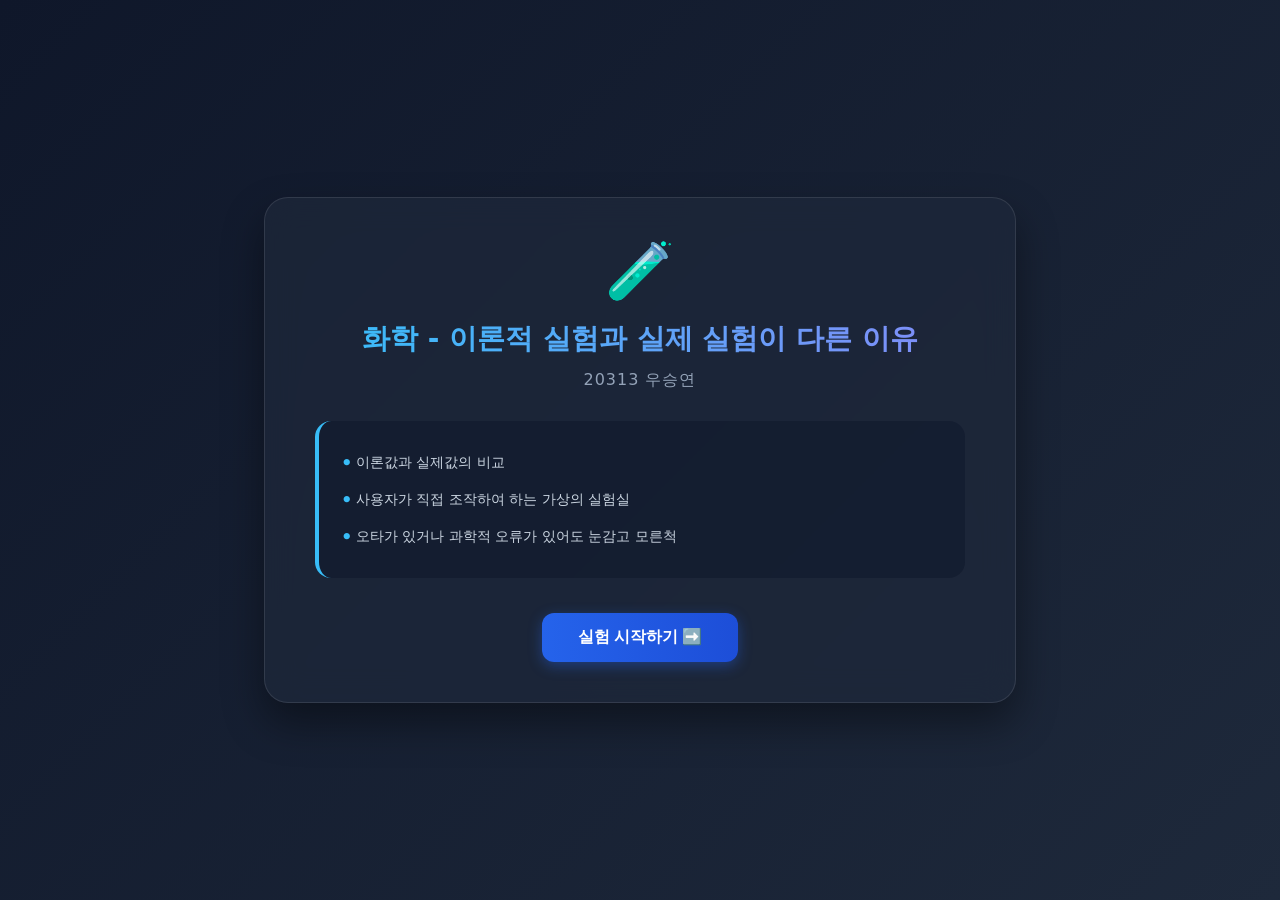
<file: index.html>
<html lang="ko">
<head>
    <meta charset="UTF-8">
    <meta name="viewport" content="width=device-width, initial-scale=1.0">
    <title>화학 실험 시뮬레이션 - 인트로</title>
    <style>
        /* 🎨 스크롤이 가능하도록 전면 수정된 세련된 테마 디자인 */
        body {
            margin: 0;
            padding: 40px 0; /* 💡 위아래 여백을 주어 스크롤 시 여유 공간 확보 */
            font-family: 'Pretendard', -apple-system, BlinkMacSystemFont, system-ui, Roboto, sans-serif;
            background: linear-gradient(135deg, #0f172a 0%, #1e293b 100%);
            color: #f8fafc;
            display: flex;
            justify-content: center;
            align-items: center;
            min-height: calc(100vh - 80px); /* 💡 전체 화면 높이를 채우되 패딩 값 제외 */
            overflow-y: auto; /* 💡 내용이 길어지면 브라우저 자체에 스크롤바(내리기) 생성 */
        }

        .intro-container {
            text-align: center;
            background: rgba(30, 41, 59, 0.7);
            padding: 40px 50px;
            border-radius: 24px;
            box-shadow: 0 20px 40px rgba(0, 0, 0, 0.4);
            border: 1px solid rgba(255, 255, 255, 0.1);
            backdrop-filter: blur(16px);
            max-width: 650px;
            width: 90%;
            margin: auto; /* 💡 스크롤 환경에서 중앙 정렬 유지 */
            transform: translateY(0);
            animation: fadeIn 0.8s ease-out;
        }

        @keyframes fadeIn {
            from { opacity: 0; transform: translateY(15px); }
            to { opacity: 1; transform: translateY(0); }
        }

        .icon {
            font-size: 56px;
            margin-bottom: 15px;
            display: inline-block;
            animation: float 3s ease-in-out infinite;
        }

        @keyframes float {
            0%, 100% { transform: translateY(0); }
            50% { transform: translateY(-8px); }
        }

        h1 {
            font-size: 28px;
            font-weight: 800;
            line-height: 1.4;
            margin: 0 0 12px 0;
            background: linear-gradient(to right, #38bdf8, #818cf8);
            -webkit-background-clip: text;
            -webkit-text-fill-color: transparent;
            word-break: keep-all;
        }

        .subtitle {
            font-size: 16px;
            color: #94a3b8;
            font-weight: 500;
            margin-bottom: 30px;
            letter-spacing: 1px;
        }

        /* 💡 오차 원인 요약 카드 공간 */
        .reason-box {
            text-align: left;
            background: rgba(15, 23, 42, 0.5);
            padding: 18px 22px;
            border-radius: 16px;
            margin-bottom: 35px;
            border-left: 4px solid #38bdf8;
        }

        .reason-box p {
            margin: 10px 0;
            font-size: 14px;
            color: #cbd5e1;
            display: flex;
            align-items: center;
            line-height: 1.5;
        }

        .reason-box p::before {
            content: "•";
            color: #38bdf8;
            font-weight: bold;
            display: inline-block;
            width: 15px;
            font-size: 18px;
        }

        /* ➡️ 다음으로 넘어가기 버튼 */
        .start-btn {
            background: linear-gradient(90deg, #2563eb, #1d4ed8);
            color: white;
            border: none;
            padding: 14px 36px;
            font-size: 16px;
            font-weight: 700;
            border-radius: 12px;
            cursor: pointer;
            box-shadow: 0 4px 14px rgba(37, 99, 235, 0.4);
            transition: all 0.2s ease-in-out;
            display: inline-flex;
            align-items: center;
            gap: 8px;
        }

        .start-btn:hover {
            background: linear-gradient(90deg, #3b82f6, #2563eb);
            transform: translateY(-2px);
            box-shadow: 0 6px 20px rgba(37, 99, 235, 0.6);
        }

        .start-btn:active {
            transform: translateY(0);
        }
    </style>
</head>
<body>

    <div class="intro-container">
        <div class="icon">🧪</div>
        
        <h1>화학 - 이론적 실험과 실제 실험이 다른 이유</h1>
        
        <div class="subtitle">20313 우승연</div>

        <div class="reason-box">
            <p>이론값과 실제값의 비교</p>
            <p>사용자가 직접 조작하여 하는 가상의 실험실</p>
            <p>오타가 있거나 과학적 오류가 있어도 눈감고 모른척</p>
        </div>

        <button class="start-btn" onclick="location.href='1.html'">
            실험 시작하기 ➡️
        </button>
    </div>

</body>
</html>
</file>
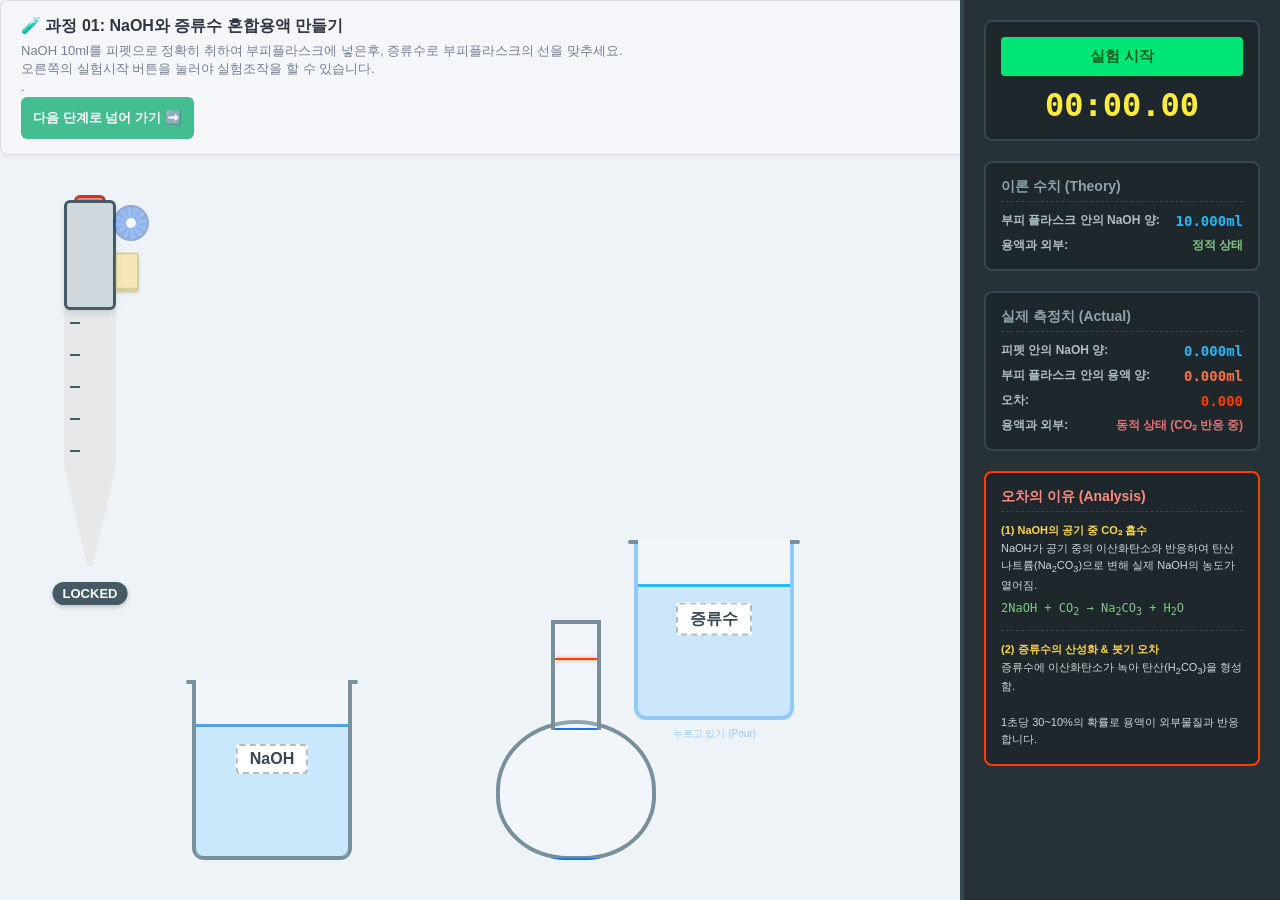
<file: 1.html>
<!DOCTYPE html>
<html lang="ko">
<head>
    <meta charset="UTF-8">
    <meta name="viewport" content="width=device-width, initial-scale=1.0">
    <title>정밀 부피법 정량 실습</title>
    <link rel="stylesheet" href="1.css">
</head>
<body>

    <div class="workspace">
      <div id="experiment-header">
    <div class="info-panel">
        <h3>🧪 과정 01: NaOH와 증류수 혼합용액 만들기</h3>
        <p>NaOH 10ml를 피펫으로 정확히 취하여 부피플라스크에 넣은후, 증류수로 부피플라스크의 선을 맞추세요.
      <br> 오른쪽의 실험시작 버튼을 눌러야 실험조작을 할 수 있습니다.<br>.</p>
      
    <button id="nextStepBtn" class="next-btn">
    다음 단계로 넘어 가기 ➡️
</button>
    </div>
        
</div>
        <div class="beaker" id="naohBeaker">
            <div class="beaker-liquid"></div>
            <div class="beaker-label">NaOH</div>
        </div>

        <div class="flask" id="volumetricFlask">
            <div class="flask-neck">
                <div class="flask-mark"></div>
            </div>
            <div class="flask-bottom"></div>
            <div class="flask-liquid-container">
                <div class="flask-liquid" id="flaskLiquid"></div>
            </div>
        </div>

        <div class="beaker water-beaker" id="waterBeaker">
            <div class="beaker-liquid water-liquid"></div>
            <div class="beaker-label">증류수</div>
            <div style="position:absolute; bottom:-25px; left:0; width:100%; text-align:center; font-size:10px; color:#90caf9;">누르고 있기 (Pour)</div>
        </div>

        <div class="side-panel">
            <div class="panel-section timer-section">
                <button class="start-btn" id="startBtn">실험 시작</button>
                <div class="timer-display" id="timerDisplay">00:00.00</div>
            </div>

            <div class="panel-section">
                <h3>이론 수치 (Theory)</h3>
                <div class="data-display-box">
                    <p>부피 플라스크 안의 NaOH 양: <span class="theory-display">10.000ml</span></p>
                    <p>용액과 외부: <span class="status-static">정적 상태</span></p>
                </div>
            </div>

            <div class="panel-section">
                <h3>실제 측정치 (Actual)</h3>
                <div class="data-display-box">
                    <p>피펫 안의 NaOH 양: <span class="actual-display" id="pipetteVal" style="color:#29b6f6;">0.000ml</span></p>
                    <p>부피 플라스크 안의 용액 양: <span class="actual-display" id="actualFlaskVal">0.000ml</span></p>
                    <p>오차: <span class="actual-display" id="errorVal" style="color:#ff3d00;">0.000</span></p>
                    <p>용액과 외부: <span class="status-dynamic">동적 상태 (CO₂ 반응 중)</span></p>
                </div>
            </div>

            <div class="panel-section" style="border-color: #ff3d00;">
                <h3 style="color: #ff8a80;">오차의 이유 (Analysis)</h3>
                <div style="font-size: 11px; line-height: 1.6; color: #cfd8dc; display: flex; flex-direction: column; gap: 10px;">
                    <div>
                        <b style="color: #ffd54f;">(1) NaOH의 공기 중 CO₂ 흡수</b><br>
                        NaOH가 공기 중의 이산화탄소와 반응하여 탄산나트륨(Na<sub>2</sub>CO<sub>3</sub>)으로 변해 실제 NaOH의 농도가 옅어짐.<br>
                        <span style="color: #81c784; font-family: monospace; display:block; margin-top:4px; font-size:12px;">
                            2NaOH + CO<sub>2</sub> &rarr; Na<sub>2</sub>CO<sub>3</sub> + H<sub>2</sub>O
                        </span>
                    </div>
                    <hr style="border: none; border-top: 1px dashed #37474f;">
                    <div>
                        <b style="color: #ffd54f;">(2) 증류수의 산성화 & 붓기 오차</b><br>
                        증류수에 이산화탄소가 녹아 탄산(H<sub>2</sub>CO<sub>3</sub>)을 형성함.
                      <br><br>1초당 30~10%의 확률로 용액이 외부물질과 반응합니다.
                    </div>
                </div>
            </div>
        </div>
    </div>

    <script src="1.js"></script>
    <script>
        document.addEventListener("DOMContentLoaded", () => {
            const workspace = document.querySelector('.workspace');
            const naohBeaker = document.getElementById('naohBeaker');
            const waterBeaker = document.getElementById('waterBeaker');
            const flask = document.getElementById('volumetricFlask');
            
            // 통합 실험 제어 엔진 가동
            new ChemistryExperiment(workspace, naohBeaker, waterBeaker, flask);
        });
    </script>
</body>
</html>
</file>
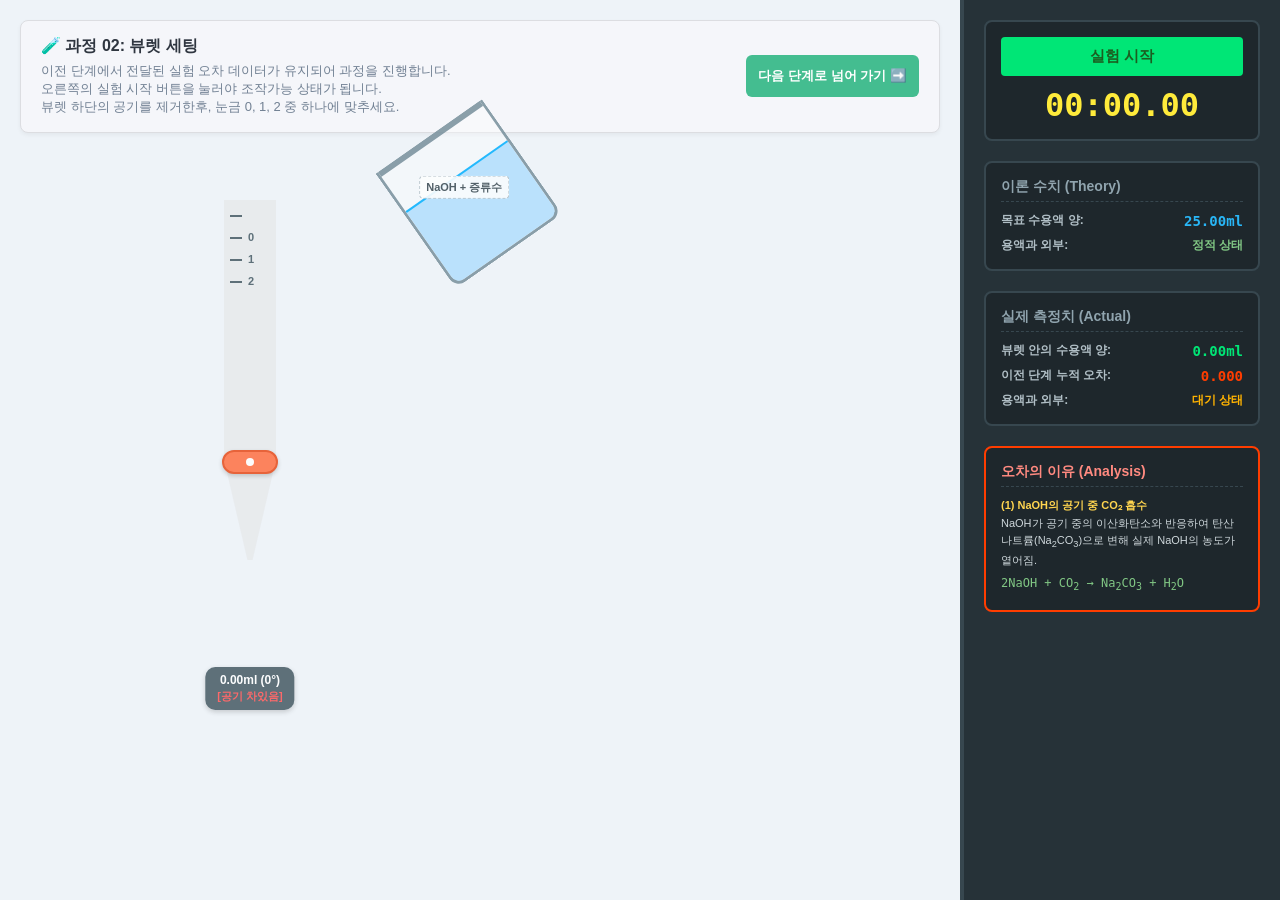
<file: 2.html>
<html lang="ko">
<head>
    <meta charset="UTF-8">
    <meta name="viewport" content="width=device-width, initial-scale=1.0">
    <title>정밀 부피법 정량 실습 - 결과</title>
    <link rel="stylesheet" href="2.css">
</head>
<body>

    <div class="workspace" id="workspace">
        <div id="experiment-header">
            <div class="info-panel">
                <h3>🧪 과정 02: 뷰렛 세팅 </h3>
                <p>이전 단계에서 전달된 실험 오차 데이터가 유지되어 과정을 진행합니다. <br>오른쪽의 실험 시작 버튼을 눌러야 조작가능 상태가 됩니다.<br>뷰렛 하단의 공기를 제거한후, 눈금 0, 1, 2 중 하나에 맞추세요.</p>
            </div>
            <button id="nextStepBtn" class="next-btn">
                다음 단계로 넘어 가기 ➡️
            </button>
        </div>
        
        <div class="side-panel">
            <div class="panel-section timer-section">
                <button class="start-btn" id="startBtn">실험 시작</button>
                <div class="timer-display" id="timerDisplay">00:00.00</div>
            </div>

            <div class="panel-section">
                <h3>이론 수치 (Theory)</h3>
                <div class="data-display-box">
                    <p>목표 수용액 양: <span class="theory-display" id="theoryVolume">25.00ml</span></p>
                    <p>용액과 외부: <span class="status-static">정적 상태</span></p>
                </div>
            </div>

            <div class="panel-section">
                <h3>실제 측정치 (Actual)</h3>
                <div class="data-display-box">
                    <p>뷰렛 안의 수용액 양: <span class="actual-display" id="actualVolume" style="color:#00e676; font-size:14px; font-family:monospace;">0.00ml</span></p>
                    <p>이전 단계 누적 오차: <span class="actual-display" id="errorVal" style="color:#ff3d00; font-size:14px;">0.000</span></p>
                    <p>용액과 외부: <span class="status-dynamic" id="statusField">대기 상태</span></p>
                </div>
            </div>

            <div class="panel-section" style="border-color: #ff3d00;">
                <h3 style="color: #ff8a80;">오차의 이유 (Analysis)</h3>
                <div style="font-size: 11px; line-height: 1.6; color: #cfd8dc; display: flex; flex-direction: column; gap: 10px;">
                    <div>
                        <b style="color: #ffd54f;">(1) NaOH의 공기 중 CO₂ 흡수</b><br>
                        NaOH가 공기 중의 이산화탄소와 반응하여 탄산나트륨(Na<sub>2</sub>CO<sub>3</sub>)으로 변해 실제 NaOH의 농도가 옅어짐.<br>
                        <span style="color: #81c784; font-family: monospace; display:block; margin-top:4px; font-size:12px;">
                            2NaOH + CO<sub>2</sub> &rarr; Na<sub>2</sub>CO<sub>3</sub> + H<sub>2</sub>O
                        </span>
                    </div>
                </div>
            </div>
        </div>
    </div>

    <script src="2.js"></script>
</body>
</html>
</file>
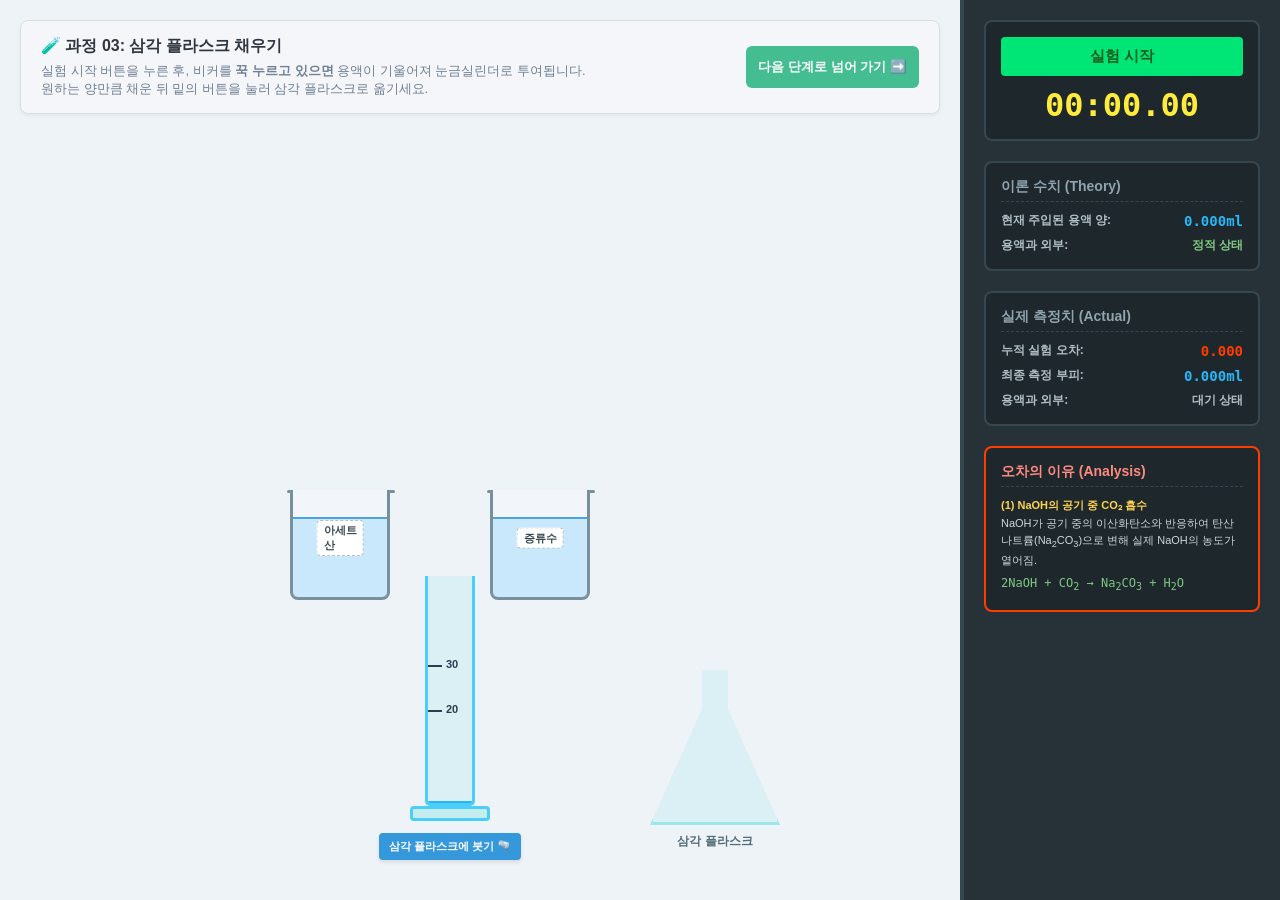
<file: 3.html>
<html lang="ko">
<head>
    <meta charset="UTF-8">
    <meta name="viewport" content="width=device-width, initial-scale=1.0">
    <title>정밀 부피법 정량 실습 - 결과</title>
    <link rel="stylesheet" href="3.css">
</head>
<body>

    <div class="workspace">
        <div id="experiment-header">
            <div class="info-panel">
                <h3>🧪 과정 03: 삼각 플라스크 채우기</h3>
                <p>실험 시작 버튼을 누른 후, 비커를 <b>꾹 누르고 있으면</b> 용액이 기울어져 눈금실린더로 투여됩니다.<br>원하는 양만큼 채운 뒤 밑의 버튼을 눌러 삼각 플라스크로 옮기세요.</p>
            </div>
            <button id="nextStepBtn" class="next-btn">
                다음 단계로 넘어 가기 ➡️
            </button>
        </div>
        
        <div class="experiment-zone">
            <div class="beaker" id="beakerAcetic">
                <div class="beaker-liquid"></div>
                <div class="beaker-label">아세트산</div>
            </div>

            <div class="cylinder-set">
                <div class="cylinder" id="cylinder">
                    <div class="cylinder-glass">
                        <div class="cylinder-liquid" id="cylinderLiquid"></div>
                        <div class="cylinder-marks">
                            <div class="c-mark m20"></div>
                            <div class="c-mark m30"></div>
                        </div>
                    </div>
                    <div class="cylinder-base"></div>
                </div>
                <button class="pour-flask-btn" id="pourFlaskBtn">삼각 플라스크에 붓기 🫗</button>
            </div>

            <div class="beaker" id="beakerWater">
                <div class="beaker-liquid"></div>
                <div class="beaker-label">증류수</div>
            </div>

            <div class="flask" id="flask">
                <div class="flask-glass">
                    <div class="flask-liquid" id="flaskLiquid"></div>
                </div>
                <div class="flask-label">삼각 플라스크</div>
            </div>
        </div>
        
        <div class="side-panel">
            <div class="panel-section timer-section">
                <button class="start-btn" id="startBtn">실험 시작</button>
                <div class="timer-display" id="timerDisplay">00:00.00</div>
            </div>

            <div class="panel-section">
                <h3>이론 수치 (Theory)</h3>
                <div class="data-display-box">
                    <p>현재 주입된 용액 양: <span class="theory-display" id="theoryVol">0.000ml</span></p>
                    <p>용액과 외부: <span class="status-static" id="theoryStatus">정적 상태</span></p>
                </div>
            </div>

            <div class="panel-section">
                <h3>실제 측정치 (Actual)</h3>
                <div class="data-display-box">
                    <p>누적 실험 오차: <span class="actual-display" id="errorVal" style="color:#ff3d00; font-size:14px;">0.000</span></p>
                    <p>최종 측정 부피: <span class="actual-display" id="actualVol" style="color:#29b6f6;">0.000ml</span></p>
                    <p>용액과 외부: <span class="status-dynamic" id="statusField">대기 상태</span></p>
                </div>
            </div>

            <div class="panel-section" style="border-color: #ff3d00;">
                <h3 style="color: #ff8a80;">오차의 이유 (Analysis)</h3>
                <div style="font-size: 11px; line-height: 1.6; color: #cfd8dc; display: flex; flex-direction: column; gap: 10px;">
                    <div>
                        <b style="color: #ffd54f;">(1) NaOH의 공기 중 CO₂ 흡수</b><br>
                        NaOH가 공기 중의 이산화탄소와 반응하여 탄산나트륨(Na<sub>2</sub>CO<sub>3</sub>)으로 변해 실제 NaOH의 농도가 옅어짐.<br>
                        <span style="color: #81c784; font-family: monospace; display:block; margin-top:4px; font-size:12px;">
                            2NaOH + CO<sub>2</sub> &rarr; Na<sub>2</sub>CO<sub>3</sub> + H<sub>2</sub>O
                        </span>
                    </div>
                </div>
            </div>
        </div>
    </div>

    <script src="3.js"></script>
</body>
</html>
</file>
<file: 1.css>
* {
    margin: 0;
    padding: 0;
    box-sizing: border-box;
}

body {
    background: #eef3f8;
    font-family: Arial, Helvetica, sans-serif;
    overflow: hidden;
}

.workspace {
    width: 100vw;
    height: 100vh;
    position: relative;
}

/* ---------------- 피펫 전체 컴포넌트 ---------------- */
.pipette {
    position: absolute;
    width: 140px;
    height: 420px;
    z-index: 10;
    cursor: grab;
    touch-action: none;
    user-select: none;
}
.pipette:active { cursor: grabbing; }
.pipette.disabled .gear, .pipette.disabled .lever { opacity: 0.4; cursor: not-allowed; }

/* 상단 기계식 네모 몸체 */
.control-box {
    position: absolute;
    top: 60px;
    left: 44px; 
    width: 52px; 
    height: 110px;
    background: #cfd8dc; 
    border: 3px solid #455a64;
    border-radius: 6px;
    z-index: 5;
    box-shadow: 0 4px 6px rgba(0,0,0,0.1);
}

/* 꼭대기 빨간 피스톤 */
.piston {
    position: absolute;
    top: 55px; 
    left: 54px;  
    width: 32px;         
    height: 110px;      
    background: #ff5a5a;
    border: 3px solid #c0392b;
    border-radius: 6px 6px 0 0;
    z-index: 4;        
    transition: transform .05s ease-out;
    cursor: pointer;
    box-shadow: inset 0 2px 4px rgba(255,255,255,0.3);
}

/* 버튼 영역 */
.gear {
    position: absolute;
    top: 65px; left: 93px; width: 36px; height: 36px;
    border-radius: 50%; border: 2px solid #064099;
    background: repeating-conic-gradient(#0a55cc 0deg 15deg, #1e70ef 15deg 30deg);
    cursor: pointer; transition: transform .05s linear; z-index: 6;
}
.gear-center {
    position: absolute; left: 50%; top: 50%; transform: translate(-50%,-50%);
    width: 10px; height: 10px; background: white; border-radius: 50%;
}
.lever {
    position: absolute; left: 95px; top: 112px; width: 24px; height: 38px;
    background: #ffd857; border: 2px solid #b79520; border-radius: 3px;
    cursor: pointer; z-index: 6; perspective: 100px; transform-style: preserve-3d;
    transform: rotateX(-12deg); box-shadow: 0 3px 0 #b79520, 0 4px 5px rgba(0,0,0,0.2);
    transition: transform 0.1s, box-shadow 0.1s;
}
.lever:active { transform: rotateX(15deg) translateY(1px); box-shadow: 0 -2px 0 #b79520, 0 1px 2px rgba(0,0,0,0.15); }

/* 하단 유리 몸체 */
.body { position: absolute; top: 167px; left: 44px; width: 52px; height: 160px; background: transparent; z-index: 2; }
.body-bg { position: absolute; left: 0; top: 0; width: 100%; height: 100%; background: rgba(226, 226, 226, 0.6); z-index: 1; }
.scale { position: absolute; left: 6px; top: 15px; display: flex; flex-direction: column; justify-content: space-between; height: 130px; z-index: 4; }
.scale span { display: block; width: 10px; height: 2px; background: #455a64; }
.liquid-container { position: absolute; left: 0; top: 0; width: 100%; height: 100%; overflow: hidden; z-index: 3; pointer-events: none; }
.liquid { position: absolute; left: 0; bottom: 0; width: 100%; height: 0%; background: #6ec8ff; transition: .08s linear; }

/* 최하단 팁 */
.tip { position: absolute; left: 44px; top: 326px; width: 52px; height: 100px; clip-path: polygon(0% 0%, 100% 0%, 55% 100%, 45% 100%); background: rgba(226, 226, 226, 0.6); overflow: hidden; z-index: 2; }
.tip-liquid { position: absolute; left: 0; bottom: 0; width: 100%; height: 0%; background: #6ec8ff; transition: .08s linear; }
.drop { position: absolute; left: 65px; top: 425px; width: 12px; height: 15px; background: #53b9ff; border-radius: 50% 50% 55% 55%; transform: rotate(45deg); opacity: 0; z-index: 1; }

.status {
    position: absolute; bottom: -45px; left: 50%; transform: translateX(-50%);
    background: #455a64; color: white; padding: 4px 10px; border-radius: 20px;
    font-size: 13px; font-weight: bold; white-space: nowrap; pointer-events: none;
    box-shadow: 0 2px 5px rgba(0,0,0,0.2);
}

/* ---------------- NaOH 비커 ---------------- */
.beaker {
    position: absolute;
    bottom: 40px;
    left: 15%;
    width: 160px;
    height: 180px;
    background: rgba(255, 255, 255, 0.2);
    border: 4px solid #78909c;
    border-top: none;
    border-radius: 0 0 12px 12px;
    z-index: 1;
}
.beaker::before, .beaker::after { content: ''; position: absolute; top: 0; width: 10px; height: 4px; background: #78909c; }
.beaker::before { left: -10px; border-radius: 4px 0 0 4px; }
.beaker::after { right: -10px; border-radius: 0 4px 4px 0; }
.beaker-liquid { position: absolute; bottom: 0; left: 0; width: 100%; height: 75%; background: rgba(110, 200, 255, 0.3); border-top: 3px solid #4ba3e3; }
.beaker.active .beaker-liquid { background: rgba(110, 200, 255, 0.45); }
.beaker-label { position: absolute; top: 45%; left: 50%; transform: translate(-50%, -50%); background: #fff; border: 2px dashed #b0bec5; padding: 4px 12px; font-weight: bold; font-size: 16px; color: #37474f; border-radius: 4px; }

/* ---------------- 개선된 중앙 배치 부피 플라스크 ---------------- */
.flask {
    position: absolute;
    bottom: 40px;
    left: 45%;
    transform: translateX(-50%);
    width: 160px;
    height: 240px;
    z-index: 1;
}

/* 긴 목 부분 */
.flask-neck {
    position: absolute;
    top: 0;
    left: 50%;
    transform: translateX(-50%);
    width: 50px;
    height: 110px;
    border: 4px solid #78909c;
    border-bottom: none;
    background: rgba(255, 255, 255, 0.2);
    z-index: 2;
    overflow: hidden; /* ⭐ 목 밖으로 가상 액체가 넘치지 않게 방지 */
}

/* 부피 플라스크 빨간 표선 */
.flask-mark {
    position: absolute;
    bottom: 70px; 
    left: 0;
    width: 100%;
    height: 2px;
    background: #ff3d00;
    box-shadow: 0 0 4px rgba(255,61,0,0.6);
    z-index: 5;
}

/* 동그란 하부 몸통 구조 */
.flask-bottom {
    position: absolute;
    bottom: 0;
    left: 0;
    width: 160px;
    height: 140px;
    border: 4px solid #78909c;
    border-radius: 50% 50% 45% 45%;
    background: rgba(255, 255, 255, 0.2);
    z-index: 1;
}

/* 물이 둥글게 차오르도록 제한하는 몸통 컨테이너 */
.flask-liquid-container {
    position: absolute;
    bottom: 0;
    left: 0;
    width: 160px;
    height: 140px; 
    border-radius: 50% 50% 45% 45%; 
    overflow: hidden; 
    pointer-events: none;
    z-index: 1;
}

/* 플라스크 몸통(둥근 바닥) 내부 액체 */
.flask-liquid {
    position: absolute;
    bottom: 0;
    left: 0;
    width: 100%;
    height: 0%; /* JS에 의해 0% ~ 100% 가변 제어됨 */
    background: rgba(110, 200, 255, 0.5);
    border-top: 2px solid #1e70ef;
    transition: height 0.1s linear;
}

/* ⭐ [HTML 수정 없음] 목(Neck) 내부에 생기는 가상 액체 레이어 */
.flask-neck::before {
    content: "";
    position: absolute;
    bottom: 0; /* 목 하단부터 시작 */
    left: 0;
    width: 100%;
    /* JS에서 준 수치(--neck-height)를 바탕으로 높이 조절, 없으면 0px */
    height: var(--neck-height, 0px); 
    background: rgba(110, 200, 255, 0.5);
    border-top: 2px solid #1e70ef;
    transition: height 0.1s linear;
    z-index: 3;
}

/* ---------------- 우측 감시 패널 ---------------- */
.side-panel {
    position: absolute; top: 0; right: 0; width: 320px; height: 100vh;
    background: #263238; color: #eceff1; border-left: 4px solid #37474f;
    padding: 20px; display: flex; flex-direction: column; gap: 20px; z-index: 20; overflow-y: auto;
}
.panel-section { background: #1e272c; border: 2px solid #37474f; border-radius: 8px; padding: 15px; }
.panel-section h3 { font-size: 14px; color: #90a4ae; margin-bottom: 10px; border-bottom: 1px dashed #37474f; padding-bottom: 5px; }
.timer-section { display: flex; flex-direction: column; align-items: center; gap: 10px; }
.start-btn { width: 100%; padding: 10px; background: #00e676; border: none; border-radius: 4px; color: #1b5e20; font-weight: bold; font-size: 15px; cursor: pointer; }
.start-btn.running { background: #ff5252; color: #fff; }
.timer-display { font-family: monospace; font-size: 32px; font-weight: bold; color: #ffeb3b; }
.data-display-box { display: flex; flex-direction: column; gap: 8px; font-size: 12px; font-weight: bold; color: #b0bec5; }
.data-display-box p { display: flex; justify-content: space-between; align-items: center; }
.theory-display { color: #29b6f6; font-family: monospace; font-size: 14px; }
.actual-display { color: #ff7043; font-family: monospace; font-size: 14px; }
.status-static { color: #81c784; }
.status-dynamic { color: #e57373; animation: blink 1s infinite alternate; }
@keyframes blink { 0% { opacity: 0.5; } 100% { opacity: 1; } }

/* ---------------- 증류수 비커 ---------------- */
/* [수정] 증류수 비커 부드러운 회전 튜닝 */
.water-beaker {
    position: absolute;
    bottom: 180px; 
    left: 48%;    
    transform: translateX(20px);
    border-color: #90caf9;
    cursor: pointer;
    touch-action: none;
    /* 💡 transition을 linear 대신 cubic-bezier나 ease-out으로 변경하여 지직거림 완화 */
    transition: transform 0.25s cubic-bezier(0.25, 1, 0.5, 1); 
    transform-origin: left top; 
    z-index: 10;
}

/* 꾹 누르고 있을 때 플라스크 쪽으로 부드럽게 쪼르르 기울어지는 효과 */
.beaker-pouring {
    /* 💡 살짝 회전축과 위치를 부드럽게 고정 */
    transform: translateX(20px) rotate(-35deg) translate(-10px, 12px);
}

.water-liquid {
    background: rgba(144, 202, 249, 0.4) !important;
    border-top: 3px solid #29b6f6 !important;
}

#experiment-header {
    display: flex;
    justify-content: space-between;
    align-items: center;
    background: #f5f6fa;
    border: 1px solid #dcdde1;
    border-radius: 8px;
    padding: 15px 20px;
    margin-bottom: 20px;
    box-shadow: 0 2px 4px rgba(0,0,0,0.05);
}
.info-panel h3 { margin: 0 0 5px 0; color: #2f3640; font-size: 16px; }
.info-panel p { margin: 0; color: #718093; font-size: 13px; line-height: 1.4; }

.next-btn {
    background: #44bd90;
    color: white;
    border: none;
    padding: 12px 12px;
    border-radius: 6px;
    font-weight: bold;
    cursor: pointer;
    transition: background 0.2s;
    white-space: nowrap;
}
.next-btn:hover { background: #4cd137; }
</file>
<file: 2.css>
* {
    margin: 0;
    padding: 0;
    box-sizing: border-box;
}

body {
    background: #eef3f8;
    font-family: Arial, Helvetica, sans-serif;
    overflow: hidden;
}

.workspace {
    width: 100vw;
    height: 100vh;
    position: relative;
    padding: 20px;
    padding-right: 340px; /* 우측 패널 공간 확보 */
}

/* ---------------- 상단 헤더 패널 (위) ---------------- */
#experiment-header {
    display: flex;
    justify-content: space-between;
    align-items: center;
    background: #f5f6fa;
    border: 1px solid #dcdde1;
    border-radius: 8px;
    padding: 15px 20px;
    box-shadow: 0 2px 4px rgba(0,0,0,0.05);
}
.info-panel h3 { margin: 0 0 5px 0; color: #2f3640; font-size: 16px; }
.info-panel p { margin: 0; color: #718093; font-size: 13px; line-height: 1.4; }

.next-btn {
    background: #44bd90;
    color: white;
    border: none;
    padding: 12px 12px;
    border-radius: 6px;
    font-weight: bold;
    cursor: pointer;
    transition: background 0.2s;
    white-space: nowrap;
}
.next-btn:hover { background: #4cd137; }

/* ---------------- 우측 감시 패널 (옆) ---------------- */
.side-panel {
    position: absolute; top: 0; right: 0; width: 320px; height: 100vh;
    background: #263238; color: #eceff1; border-left: 4px solid #37474f;
    padding: 20px; display: flex; flex-direction: column; gap: 20px; z-index: 20; overflow-y: auto;
}
.panel-section { background: #1e272c; border: 2px solid #37474f; border-radius: 8px; padding: 15px; }
.panel-section h3 { font-size: 14px; color: #90a4ae; margin-bottom: 10px; border-bottom: 1px dashed #37474f; padding-bottom: 5px; }
.timer-section { display: flex; flex-direction: column; align-items: center; gap: 10px; }
.start-btn { width: 100%; padding: 10px; background: #00e676; border: none; border-radius: 4px; color: #1b5e20; font-weight: bold; font-size: 15px; cursor: pointer; transition: 0.2s; }
.start-btn.running { background: #ff3d00; color: white; }
.timer-display { font-family: monospace; font-size: 32px; font-weight: bold; color: #ffeb3b; }
.data-display-box { display: flex; flex-direction: column; gap: 8px; font-size: 12px; font-weight: bold; color: #b0bec5; }
.data-display-box p { display: flex; justify-content: space-between; align-items: center; }
.theory-display { color: #29b6f6; font-family: monospace; font-size: 14px; }
.actual-display { color: #ff7043; font-family: monospace; font-size: 14px; }
.status-static { color: #81c784; }
.status-dynamic { color: #ffb300; }

/* ---------------- 뷰렛 전체 컴포넌트 틀 ---------------- */
.pipette {
    position: absolute;
    width: 140px;
    height: 520px;
    z-index: 10;
    cursor: grab;
    touch-action: none;
    user-select: none;
}
.pipette:active { cursor: grabbing; }

/* 잠금 상태 (체크용 클래스) */
.pipette.locked, .beaker.locked {
    cursor: not-allowed !important;
    opacity: 0.85;
}

/* ---------------- 하단 유리 몸체 ---------------- */
.body {
    position: absolute; top: 60px; left: 44px; width: 52px; height: 260px; background: transparent; z-index: 2;
}
.body-bg {
    position: absolute; left: 0; top: 0; width: 100%; height: 100%; background: rgba(226, 226, 226, 0.5); z-index: 1;
}

/* ---------------- 눈금 영역 스타일 보정 ---------------- */
.scale {
    position: absolute; left: 6px; top: 15px; display: flex; flex-direction: column; gap: 20px; z-index: 4;
}
.scale-line { width: 12px; height: 2px; background: #455a64; position: relative; }
.scale-line span { position: absolute; left: 18px; top: -6px; font-size: 11px; font-weight: bold; color: #455a64; }

/* 액체 컨테이너 */
.liquid-container {
    position: absolute; left: 0; top: 0; width: 100%; height: 100%; overflow: hidden; z-index: 3; pointer-events: none;
}
.liquid {
    position: absolute; left: 0; bottom: 0; width: 100%; height: 0%; background: #6ec8ff; transition: .05s linear;
}

/* ---------------- 최하단 팁 (공기 존재부) ---------------- */
.tip {
    position: absolute; left: 44px; top: 320px; width: 52px; height: 100px;
    clip-path: polygon(0% 0%, 100% 0%, 55% 100%, 45% 100%); background: rgba(226, 226, 226, 0.5); overflow: hidden; z-index: 2;
}
.tip-liquid {
    position: absolute; left: 0; bottom: 0; width: 100%; height: 0%; background: #6ec8ff; transition: .05s linear;
}

/* ---------------- 콕 밸브 ---------------- */
.burette-cock {
    position: absolute; top: 310px; left: 70px; transform: translateX(-50%) rotate(0deg);
    width: 56px; height: 24px; background: #ff7043; border: 2px solid #e64a19; border-radius: 12px; cursor: grab; z-index: 10; box-shadow: 0 2px 4px rgba(0,0,0,0.2);
}
.burette-cock:active { cursor: grabbing; }
.cock-center { position: absolute; left: 50%; top: 50%; transform: translate(-50%, -50%); width: 8px; height: 8px; background: white; border-radius: 50%; }

/* ---------------- 떨어지는 물방울 ---------------- */
.drop {
    position: absolute; left: 65px; top: 420px; width: 12px; height: 15px; background: #53b9ff; border-radius: 50% 50% 55% 55%; transform: rotate(45deg); opacity: 0; z-index: 1;
}

/* 수치 상태창 표시 */
.status {
    position: absolute; bottom: -50px; left: 50%; transform: translateX(-50%);
    background: #455a64; color: white; padding: 6px 12px; border-radius: 10px; font-size: 12px; font-weight: bold; white-space: nowrap; pointer-events: none; text-align: center; box-shadow: 0 2px 5px rgba(0,0,0,0.2);
}

/* ---------------- 상시 기울어진 비커 ---------------- */
.beaker {
    position: absolute; width: 130px; height: 140px; z-index: 15; cursor: grab; touch-action: none; user-select: none;
    transform: rotate(-35deg); transform-origin: 15% 10%;
}
.beaker:active { cursor: grabbing; }
.beaker-glass { position: absolute; width: 100%; height: 100%; background: rgba(255, 255, 255, 0.4); border: 3px solid #78909c; border-top: none; border-radius: 0 0 12px 12px; overflow: hidden; }
.beaker-glass::before { content: ''; position: absolute; top: 0; left: -5px; width: calc(100% + 10px); height: 6px; background: #78909c; border-radius: 3px; }
.beaker-liquid { position: absolute; bottom: 0; left: 0; width: 100%; height: 65%; background: rgba(110, 200, 255, 0.5); border-top: 2px solid #00b0ff; }
.beaker-label {
    position: absolute; top: 45%; left: 50%; transform: translate(-50%, -50%) rotate(35deg);
    background: rgba(255, 255, 255, 0.9); color: #37474f; border: 1px dashed #b0bec5; padding: 3px 6px; font-size: 11px; font-weight: bold; border-radius: 4px; white-space: nowrap; text-align: center;
}
</file>
<file: 3.css>
* {
    margin: 0;
    padding: 0;
    box-sizing: border-box;
}

body {
    background: #eef3f8;
    font-family: Arial, Helvetica, sans-serif;
    overflow: hidden;
}

.workspace {
    width: 100vw;
    height: 100vh;
    position: relative;
    padding: 20px;
    padding-right: 340px;
}

/* ---------------- 상단 헤더 패널 ---------------- */
#experiment-header {
    display: flex;
    justify-content: space-between;
    align-items: center;
    background: #f5f6fa;
    border: 1px solid #dcdde1;
    border-radius: 8px;
    padding: 15px 20px;
    box-shadow: 0 2px 4px rgba(0,0,0,0.05);
}
.info-panel h3 { margin: 0 0 5px 0; color: #2f3640; font-size: 16px; }
.info-panel p { margin: 0; color: #718093; font-size: 13px; line-height: 1.4; }

.next-btn {
    background: #44bd90;
    color: white;
    border: none;
    padding: 12px 12px;
    border-radius: 6px;
    font-weight: bold;
    cursor: pointer;
    transition: background 0.2s;
    white-space: nowrap;
}
.next-btn:hover { background: #4cd137; }

/* ---------------- 실험 도구 정렬 구역 (고정 픽셀 스케일) ---------------- */
/* ---------------- 실험 도구 정렬 구역 (중앙 정렬 조정) ---------------- */
.experiment-zone {
    position: absolute;
    bottom: 40px;
    left: calc(50% - 480px); /* 화면 전체 너비의 중앙을 기준으로 배치 구역 정렬 */
    width: 750px;      
    height: 420px;
    user-select: none;
}

/* ---------------- 눈금실린더 컴포넌트 세트 ---------------- */
.cylinder-set {
    position: absolute;
    bottom: 0;
    left: 240px;
    width: 100px;
    display: flex;
    flex-direction: column;
    align-items: center;
    gap: 12px;
}

.cylinder {
    position: relative;
    width: 80px;       
    height: 260px;      
}

.cylinder-glass {
    position: absolute;
    bottom: 15px;
    left: 15px;
    width: 50px;       
    height: 230px;
    background: rgba(100, 223, 223, 0.15);
    border: 3px solid #4bcffa; 
    border-top: none;
    border-radius: 0 0 5px 5px;
    overflow: hidden;
}

.cylinder-base {
    position: absolute;
    bottom: 0;
    left: 0;
    width: 80px;
    height: 15px;
    background: rgba(100, 223, 223, 0.3);
    border: 3px solid #4bcffa;
    border-radius: 4px;
}

.cylinder-liquid {
    position: absolute;
    bottom: 0;
    left: 0;
    width: 100%;
    height: 0%;
    background: rgba(43, 174, 227, 0.4);
    border-top: 2px solid #29b6f6;
    transition: height 0.1s linear;
}

.cylinder-marks {
    position: absolute;
    left: 0;
    top: 0;
    width: 100%;
    height: 100%;
    pointer-events: none;
}

.c-mark {
    position: absolute;
    left: 0;
    width: 14px;
    height: 2px;
    background: #2c3e50;
}

.c-mark::after {
    position: absolute;
    left: 18px;
    top: -7px;
    font-size: 11px;
    font-weight: bold;
    color: #2c3e50;
    font-family: Arial, sans-serif;
}
.c-mark.m20 { bottom: 40%; }
.c-mark.m20::after { content: '20'; }
.c-mark.m30 { bottom: 60%; }
.c-mark.m30::after { content: '30'; }

/* 붓기 제어 버튼 */
.pour-flask-btn {
    background: #3498db;
    color: white;
    border: none;
    padding: 6px 10px;
    border-radius: 4px;
    font-size: 11px;
    font-weight: bold;
    cursor: pointer;
    white-space: nowrap;
    box-shadow: 0 2px 4px rgba(0,0,0,0.1);
    transition: background 0.2s;
}
.pour-flask-btn:hover { background: #2980b9; }
.pour-flask-btn:active { transform: scale(0.95); }

/* ---------------- 비커 스타일 (실린더 입구 상단 완전 고정) ---------------- */
.beaker {
    position: absolute;
    width: 100px;          
    height: 110px;         
    background: rgba(255, 255, 255, 0.2);
    border: 3px solid #78909c;
    border-top: none;
    border-radius: 0 0 8px 8px;
    z-index: 15;
    cursor: pointer;
    transition: transform 0.2s ease;
}

#beakerAcetic {
    top: 50px;
    left: 130px;
    transform-origin: bottom right; 
}

#beakerWater {
    top: 50px;
    left: 330px;
    transform-origin: bottom left;
}

#beakerAcetic.pouring-left {
    transform: rotate(38deg) translate(20px, 8px);
}
#beakerWater.pouring-right {
    transform: rotate(-38deg) translate(-20px, 8px);
}

.beaker::before, .beaker::after { 
    content: ''; 
    position: absolute; 
    top: 0; 
    width: 6px; 
    height: 3px; 
    background: #78909c; 
}
.beaker::before { left: -6px; border-radius: 2px 0 0 2px; }
.beaker::after { right: -8px; border-radius: 0 2px 2px 0; }

.beaker-liquid { 
    position: absolute; 
    bottom: 0; 
    left: 0; 
    width: 100%; 
    height: 75%; 
    background: rgba(110, 200, 255, 0.3); 
    border-top: 2px solid #4ba3e3; 
}
.beaker.active .beaker-liquid { background: rgba(110, 200, 255, 0.45); }

.beaker-label { 
    position: absolute; 
    top: 45%; 
    left: 50%; 
    transform: translate(-50%, -50%); 
    background: #fff; 
    border: 1.5px dashed #b0bec5; 
    padding: 2px 6px; 
    font-weight: bold; 
    font-size: 11px;       
    color: #37474f; 
    border-radius: 4px; 
    pointer-events: none;
}

/* ---------------- 우측 삼각 플라스크 ---------------- */
.flask {
    position: absolute;
    bottom: 35px;      
    left: 490px;       
    width: 130px;      
    height: 155px;
    user-select: none;
}

.flask-glass {
    position: absolute;
    width: 100%;
    height: 100%;
    background: rgba(100, 223, 223, 0.15);
    border: 3.5px solid rgba(100, 223, 223, 0.5);
    border-top: none;
    clip-path: polygon(40% 0%, 60% 0%, 60% 25%, 100% 100%, 0% 100%, 40% 25%);
}

.flask-liquid {
    position: absolute;
    bottom: 0;
    left: 0;
    width: 100%;
    height: 0%;        
    background: rgba(43, 174, 227, 0.35);
    transition: height 0.5s ease;
}

.flask-label {
    position: absolute;
    bottom: -25px;
    left: 50%;
    transform: translateX(-50%);
    font-size: 12px;
    font-weight: bold;
    color: #546e7a;
    white-space: nowrap;
}

/* ---------------- 우측 감시 패널 ---------------- */
.side-panel {
    position: absolute; top: 0; right: 0; width: 320px; height: 100vh;
    background: #263238; color: #eceff1; border-left: 4px solid #37474f;
    padding: 20px; display: flex; flex-direction: column; gap: 20px; z-index: 20; overflow-y: auto;
}
.panel-section { background: #1e272c; border: 2px solid #37474f; border-radius: 8px; padding: 15px; }
.panel-section h3 { font-size: 14px; color: #90a4ae; margin-bottom: 10px; border-bottom: 1px dashed #37474f; padding-bottom: 5px; }
.timer-section { display: flex; flex-direction: column; align-items: center; gap: 10px; }
.start-btn { width: 100%; padding: 10px; background: #00e676; border: none; border-radius: 4px; color: #1b5e20; font-weight: bold; font-size: 15px; cursor: pointer; }
.timer-display { font-family: monospace; font-size: 32px; font-weight: bold; color: #ffeb3b; }
.data-display-box { display: flex; flex-direction: column; gap: 8px; font-size: 12px; font-weight: bold; color: #b0bec5; }
.data-display-box p { display: flex; justify-content: space-between; align-items: center; }
.theory-display { color: #29b6f6; font-family: monospace; font-size: 14px; }
.actual-display { color: #ff7043; font-family: monospace; font-size: 14px; }
.status-static { color: #81c784; }
</file>
